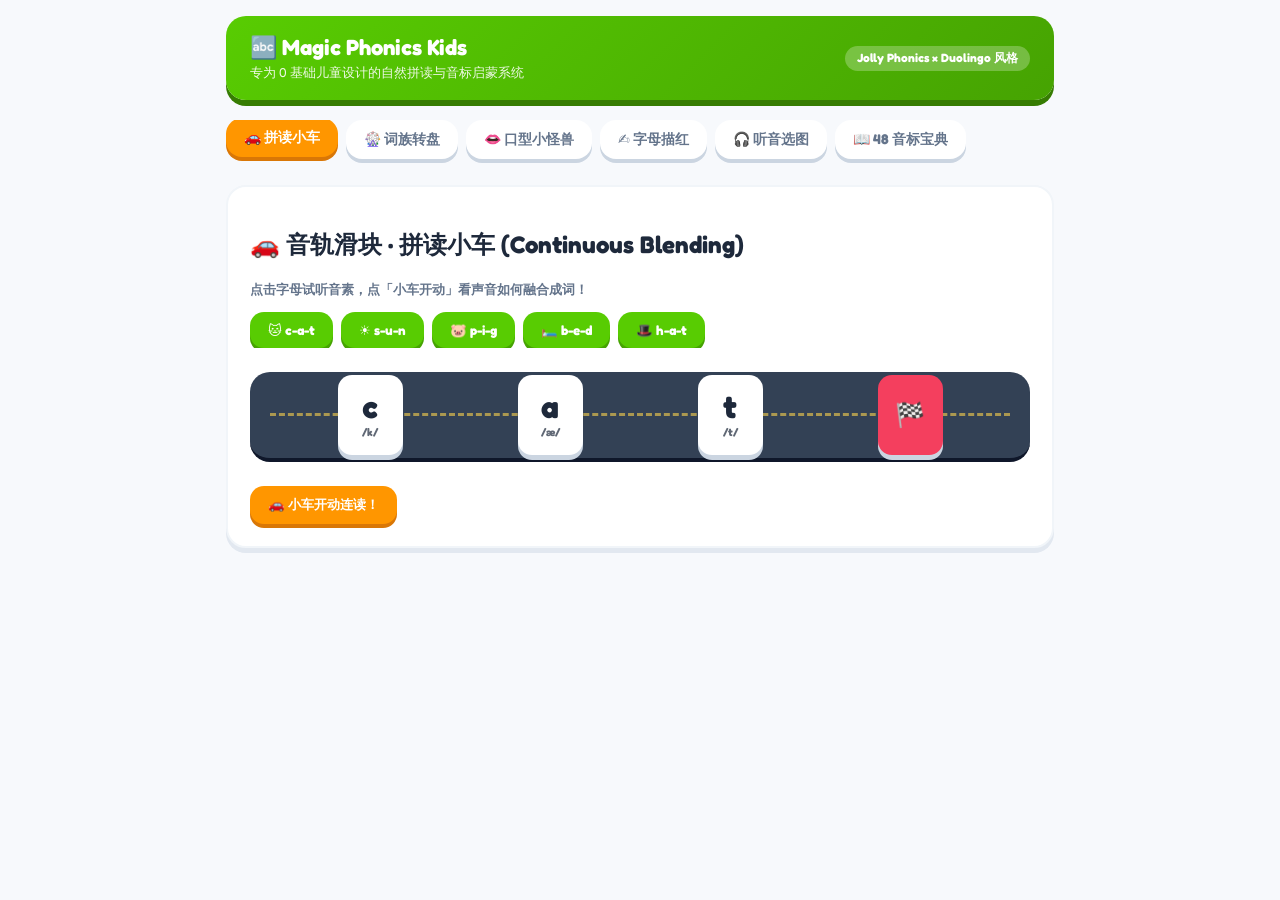
<file: public/standalone.html>
<!DOCTYPE html>
<html lang="zh-CN">
<head>
<meta charset="UTF-8">
<meta name="viewport" content="width=device-width, initial-scale=1.0">
<title>Magic Phonics Kids - 自然拼读与音标启蒙 (独立单文件版)</title>
<link rel="preconnect" href="https://fonts.googleapis.com">
<link rel="preconnect" href="https://fonts.gstatic.com" crossorigin>
<link href="https://fonts.googleapis.com/css2?family=Fredoka:wght@400;600;700&display=swap" rel="stylesheet">
<style>
  :root {
    --green: #58CC02; --green-dark: #46A302;
    --blue: #1CB0F6; --blue-dark: #1899D6;
    --purple: #CE82FF; --purple-dark: #A24FD0;
    --amber: #FF9600; --amber-dark: #D97706;
    --rose: #FF4B4B; --rose-dark: #E03535;
    --bg: #F7F9FC; --ink: #1E293B; --card: #FFFFFF;
    --radius: 20px;
    --shadow: 0 5px 0 #E2E8F0;
  }
  * { box-sizing: border-box; -webkit-tap-highlight-color: transparent; }
  body {
    margin: 0; padding: 16px; font-family: 'Fredoka', -apple-system, system-ui, sans-serif;
    background: var(--bg); color: var(--ink); max-width: 860px; margin: 0 auto;
    user-select: none;
  }
  header {
    background: linear-gradient(135deg, var(--green), var(--green-dark));
    color: white; padding: 18px 24px; border-radius: var(--radius);
    box-shadow: 0 6px 0 #367c02; margin-bottom: 20px;
    display: flex; align-items: center; justify-content: space-between; flex-wrap: wrap; gap: 12px;
  }
  header h1 { margin: 0; font-size: 22px; font-weight: 700; display: flex; align-items: center; gap: 8px; }
  header .tag { background: rgba(255,255,255,0.25); padding: 4px 12px; border-radius: 99px; font-size: 12px; font-weight: 700; }
  .nav-tabs {
    display: flex; gap: 8px; overflow-x: auto; padding-bottom: 8px; margin-bottom: 18px;
    scrollbar-width: none;
  }
  .nav-tabs::-webkit-scrollbar { display: none; }
  .tab-btn {
    border: none; border-radius: 16px; padding: 10px 18px; font-size: 14px; font-weight: 700;
    background: white; color: #64748B; box-shadow: 0 4px 0 #CBD5E1; cursor: pointer;
    display: flex; align-items: center; gap: 6px; white-space: nowrap; transition: 0.1s;
    font-family: inherit;
  }
  .tab-btn.active {
    background: var(--amber); color: white; box-shadow: 0 4px 0 var(--amber-dark);
    transform: translateY(-2px);
  }
  .tab-btn:active { transform: translateY(2px); box-shadow: 0 2px 0 #CBD5E1; }
  .card {
    background: var(--card); border-radius: var(--radius); padding: 22px; margin-bottom: 20px;
    box-shadow: var(--shadow); border: 2px solid #F1F5F9;
  }
  .btn-3d {
    font-family: inherit; font-weight: 700; border: none; border-radius: 14px; padding: 10px 18px;
    cursor: pointer; display: inline-flex; align-items: center; gap: 8px; transition: 0.08s;
  }
  .btn-3d:active { transform: translateY(3px) !important; }
  .btn-green { background: var(--green); color: white; box-shadow: 0 4px 0 var(--green-dark); }
  .btn-blue { background: var(--blue); color: white; box-shadow: 0 4px 0 var(--blue-dark); }
  .btn-purple { background: var(--purple); color: white; box-shadow: 0 4px 0 var(--purple-dark); }
  .btn-amber { background: var(--amber); color: white; box-shadow: 0 4px 0 var(--amber-dark); }
  /* Road / Track */
  .road {
    background: #334155; border-radius: 20px; height: 90px; position: relative;
    display: flex; align-items: center; justify-content: space-around; padding: 0 30px;
    margin: 24px 0; border-bottom: 4px solid #0F172A;
  }
  .road-line {
    position: absolute; left: 20px; right: 20px; height: 2px;
    border-top: 3px dashed #FCD34D; opacity: 0.6; pointer-events: none;
  }
  .sound-station {
    width: 65px; height: 80px; background: white; border-radius: 14px;
    display: flex; flex-direction: column; align-items: center; justify-content: center;
    box-shadow: 0 5px 0 #CBD5E1; z-index: 2; cursor: pointer; transition: 0.15s;
  }
  .sound-station.hit { background: var(--amber); color: white; box-shadow: 0 5px 0 var(--amber-dark); transform: scale(1.1); }
  .sound-station .letter { font-size: 32px; font-weight: 700; line-height: 1; }
  .sound-station .ipa { font-size: 11px; opacity: 0.7; font-weight: 700; margin-top: 2px; }
  /* Canvas tracing */
  .trace-box {
    display: flex; flex-direction: column; align-items: center; gap: 14px;
  }
  canvas {
    background: white; border: 4px dashed #93C5FD; border-radius: 20px;
    touch-action: none; cursor: crosshair; box-shadow: 0 6px 0 #DBEAFE;
  }
  /* Grid */
  .grid-letters {
    display: grid; grid-template-columns: repeat(auto-fill, minmax(110px, 1fr)); gap: 12px; margin-top: 14px;
  }
  .letter-card {
    background: white; border: 2px solid #E2E8F0; border-radius: 16px; padding: 14px;
    text-align: center; cursor: pointer; box-shadow: 0 4px 0 #E2E8F0; transition: 0.1s;
  }
  .letter-card:hover { border-color: var(--amber); }
  .letter-card.sel { border-color: var(--amber); background: #FFFBEB; box-shadow: 0 4px 0 var(--amber); transform: scale(1.03); }
  .letter-card .big { font-size: 34px; font-weight: 700; }
  .letter-card .em { font-size: 24px; margin: 4px 0; }
  .word-spinner {
    display: flex; align-items: center; justify-content: center; gap: 14px; margin: 20px 0; flex-wrap: wrap;
  }
  .slot-box {
    width: 90px; height: 90px; border-radius: 20px; display: flex; align-items: center; justify-content: center;
    font-size: 40px; font-weight: 700; color: white; box-shadow: 0 6px 0 rgba(0,0,0,0.15);
  }
  @media print {
    .nav-tabs, header, .btn-3d { display: none !important; }
    .card { box-shadow: none; border: 1px solid #999; break-inside: avoid; }
  }
</style>
</head>
<body>

<header>
  <div>
    <h1>🔤 Magic Phonics Kids</h1>
    <div style="font-size: 13px; opacity: 0.9; margin-top: 4px;">专为 0 基础儿童设计的自然拼读与音标启蒙系统</div>
  </div>
  <div class="tag">Jolly Phonics × Duolingo 风格</div>
</header>

<div class="nav-tabs">
  <button class="tab-btn active" onclick="switchTab('car')">🚗 拼读小车</button>
  <button class="tab-btn" onclick="switchTab('spinner')">🎡 词族转盘</button>
  <button class="tab-btn" onclick="switchTab('mouth')">👄 口型小怪兽</button>
  <button class="tab-btn" onclick="switchTab('trace')">✍️ 字母描红</button>
  <button class="tab-btn" onclick="switchTab('quiz')">🎧 听音选图</button>
  <button class="tab-btn" onclick="switchTab('vault')">📖 48 音标宝典</button>
</div>

<!-- MODULE 1: Continuous Blending Car -->
<div id="tab-car" class="card">
  <h2>🚗 音轨滑块 · 拼读小车 (Continuous Blending)</h2>
  <p style="color:#64748B; font-size:13px; font-weight:700;">点击字母试听音素，点「小车开动」看声音如何融合成词！</p>
  <div style="display:flex; gap:8px; margin-bottom:12px; overflow-x:auto;">
    <button class="btn-3d btn-green" onclick="setCarWord('cat','🐱',['c','a','t'],['k','a','t'])">🐱 c-a-t</button>
    <button class="btn-3d btn-green" onclick="setCarWord('sun','☀️',['s','u','n'],['s','u','n'])">☀️ s-u-n</button>
    <button class="btn-3d btn-green" onclick="setCarWord('pig','🐷',['p','i','g'],['p','i','g'])">🐷 p-i-g</button>
    <button class="btn-3d btn-green" onclick="setCarWord('bed','🛏️',['b','e','d'],['b','e','d'])">🛏️ b-e-d</button>
    <button class="btn-3d btn-green" onclick="setCarWord('hat','🎩',['h','a','t'],['h','a','t'])">🎩 h-a-t</button>
  </div>
  <div class="road">
    <div class="road-line"></div>
    <div id="st0" class="sound-station" onclick="playStation(0)"><span class="letter">c</span><span class="ipa">/k/</span></div>
    <div id="st1" class="sound-station" onclick="playStation(1)"><span class="letter">a</span><span class="ipa">/æ/</span></div>
    <div id="st2" class="sound-station" onclick="playStation(2)"><span class="letter">t</span><span class="ipa">/t/</span></div>
    <div id="stEnd" class="sound-station" style="background:#F43F5E; color:white;"><span style="font-size:24px;">🏁</span></div>
  </div>
  <div style="display:flex; justify-content:space-between; align-items:center;">
    <button class="btn-3d btn-amber" onclick="driveCar()">🚗 小车开动连读！</button>
    <div id="carResult" style="font-size:18px; font-weight:700; color:var(--green);"></div>
  </div>
</div>

<!-- MODULE 2: Word Family Spinner -->
<div id="tab-spinner" class="card" style="display:none;">
  <h2>🎡 词族转盘 · CVC 拼词 (Word Families)</h2>
  <p style="color:#64748B; font-size:13px; font-weight:700;">旋转首字母，组合出同一词族的所有单词！</p>
  <div class="word-spinner">
    <div class="slot-box" style="background:var(--amber);" id="spinOnset">c</div>
    <div style="font-size:24px; font-weight:700; color:#94A3B8;">➕</div>
    <div class="slot-box" style="background:var(--blue);" id="spinRime">-at</div>
    <div style="font-size:24px; font-weight:700; color:#94A3B8;">➔</div>
    <div class="slot-box" style="background:var(--green);" id="spinResult">cat 🐱</div>
  </div>
  <div style="text-align:center;">
    <button class="btn-3d btn-purple" onclick="spinWheel()">🎲 转动首字母！</button>
  </div>
</div>

<!-- MODULE 3: Mouth Shape -->
<div id="tab-mouth" class="card" style="display:none;">
  <h2>👄 口型小怪兽 · 易混音对比</h2>
  <p style="color:#64748B; font-size:13px; font-weight:700;">三指宽还是两指宽？摸摸下巴、看口型！</p>
  <div style="display:grid; grid-template-columns:1fr 1fr; gap:16px; margin-top:14px;">
    <div style="background:#FEF3C7; padding:16px; border-radius:18px; text-align:center;">
      <div style="font-size:44px;">🍎</div>
      <h3 style="margin:4px 0;">/æ/ 大嘴苹果音</h3>
      <p style="font-size:12px; font-weight:700; color:#92400E;">三指宽！大张嘴，下巴用力下沉！</p>
      <button class="btn-3d btn-amber" onclick="speak('apple')">🔊 听例词: cat, bat</button>
    </div>
    <div style="background:#DCFCE7; padding:16px; border-radius:18px; text-align:center;">
      <div style="font-size:44px;">🥚</div>
      <h3 style="margin:4px 0;">/e/ 微笑小蛋音</h3>
      <p style="font-size:12px; font-weight:700; color:#166534;">两指宽！嘴角自然微笑拉开！</p>
      <button class="btn-3d btn-green" onclick="speak('egg')">🔊 听例词: bed, pen</button>
    </div>
  </div>
</div>

<!-- MODULE 4: Tracing -->
<div id="tab-trace" class="card" style="display:none;">
  <h2>✍️ 字母及组合笔顺描红</h2>
  <p style="color:#64748B; font-size:13px; font-weight:700;">用手指或鼠标，在浅色虚线内写出漂亮字母！</p>
  <div class="trace-box">
    <canvas id="paintCanvas" width="300" height="200"></canvas>
    <div style="display:flex; gap:10px;">
      <button class="btn-3d btn-blue" onclick="clearCanvas()">🧽 清除重写</button>
      <button class="btn-3d btn-amber" onclick="speakTraceLetter()">🔊 听字母发音</button>
      <button class="btn-3d btn-green" onclick="nextTraceLetter()">➔ 换个字母</button>
    </div>
  </div>
</div>

<!-- MODULE 5: Quiz -->
<div id="tab-quiz" class="card" style="display:none;">
  <h2>🎧 听音选图 · 小小神耳朵</h2>
  <p style="color:#64748B; font-size:13px; font-weight:700;">点大喇叭听声音，选出对应的可爱卡片！</p>
  <div style="text-align:center; margin:16px 0;">
    <button class="btn-3d btn-green" style="font-size:22px; padding:16px 28px; border-radius:24px;" onclick="playQuizSound()">🔊 听一听</button>
  </div>
  <div id="quizOptions" style="display:grid; grid-template-columns:1fr 1fr; gap:14px; max-width:400px; margin:0 auto;"></div>
  <div id="quizFb" style="text-align:center; font-size:18px; font-weight:700; margin-top:14px; min-height:24px;"></div>
</div>

<!-- MODULE 6: 48 IPA Vault -->
<div id="tab-vault" class="card" style="display:none;">
  <div style="display:flex; justify-content:space-between; align-items:center;">
    <h2>📖 48 国际音标 × 自拼全景宝典</h2>
    <button class="btn-3d" style="background:#334155; color:white;" onclick="window.print()">🖨️ 打印练习卡</button>
  </div>
  <p style="color:#64748B; font-size:13px; font-weight:700;">双线对应：黄色是眼睛看到的字母组合，灰色是耳朵听到的音标符号。</p>
  <div class="grid-letters" id="vaultGrid"></div>
</div>

<script>
/* ================= AUDIO SYNTHESIS & TTS ================= */
let audioCtx = null;
function getCtx() {
  if (!audioCtx) audioCtx = new (window.AudioContext || window.webkitAudioContext)();
  if (audioCtx.state === 'suspended') audioCtx.resume();
  return audioCtx;
}
function playTone(freq, dur = 0.2, type = 'sine') {
  try {
    const ctx = getCtx();
    const osc = ctx.createOscillator();
    const g = ctx.createGain();
    osc.type = type; osc.frequency.value = freq;
    g.gain.setValueAtTime(0.25, ctx.currentTime);
    g.gain.exponentialRampToValueAtTime(0.01, ctx.currentTime + dur);
    osc.connect(g); g.connect(ctx.destination);
    osc.start(); osc.stop(ctx.currentTime + dur);
  } catch(e){}
}
function playDing() {
  const ctx = getCtx();
  [523, 659, 783, 1046].forEach((f, i) => setTimeout(() => playTone(f, 0.3), i * 80));
}
function speak(txt, rate = 0.85) {
  if (!('speechSynthesis' in window)) return;
  try {
    window.speechSynthesis.cancel();
    const u = new SpeechSynthesisUtterance(txt);
    u.lang = 'en-US'; u.rate = rate;
    window.speechSynthesis.speak(u);
  } catch(e){}
}

/* ================= TABS ================= */
function switchTab(tabId) {
  document.querySelectorAll('.tab-btn').forEach(b => b.classList.remove('active'));
  event.currentTarget.classList.add('active');
  ['car','spinner','mouth','trace','quiz','vault'].forEach(id => {
    document.getElementById('tab-' + id).style.display = (id === tabId) ? 'block' : 'none';
  });
  if (tabId === 'trace') initCanvas();
  if (tabId === 'quiz') newQuiz();
  if (tabId === 'vault') initVault();
}

/* ================= BLENDING CAR ================= */
let curLetters = ['c','a','t'];
let curPhonemes = ['k','a','t'];
let curWordName = 'cat';
let curEmoji = '🐱';
function setCarWord(w, em, lets, phs) {
  curWordName = w; curEmoji = em; curLetters = lets; curPhonemes = phs;
  document.getElementById('st0').querySelector('.letter').textContent = lets[0];
  document.getElementById('st1').querySelector('.letter').textContent = lets[1];
  document.getElementById('st2').querySelector('.letter').textContent = lets[2];
  document.getElementById('carResult').textContent = '';
  speak(w);
}
function playStation(idx) {
  document.querySelectorAll('.sound-station').forEach(s => s.classList.remove('hit'));
  const el = document.getElementById('st' + idx);
  if (el) el.classList.add('hit');
  playTone(idx === 0 ? 400 : idx === 1 ? 550 : 700, 0.15);
  speak(curPhonemes[idx]);
}
function driveCar() {
  document.getElementById('carResult').textContent = '拼读中...';
  playStation(0);
  setTimeout(() => playStation(1), 500);
  setTimeout(() => playStation(2), 1000);
  setTimeout(() => {
    document.getElementById('stEnd').classList.add('hit');
    playDing();
    speak(curWordName);
    document.getElementById('carResult').textContent = '🎉 ' + curWordName.toUpperCase() + ' ' + curEmoji;
  }, 1500);
}

/* ================= WORD SPINNER ================= */
const onsets = ['c','b','h','m','p','s','r'];
const meanings = { 'cat':'猫咪🐱', 'bat':'蝙蝠/球棒🦇', 'hat':'帽子🎩', 'mat':'垫子🧘', 'pat':'拍拍🫳', 'sat':'坐下🪑', 'rat':'老鼠🐀' };
let spinIdx = 0;
function spinWheel() {
  spinIdx = (spinIdx + 1) % onsets.length;
  const o = onsets[spinIdx];
  const w = o + 'at';
  document.getElementById('spinOnset').textContent = o;
  document.getElementById('spinResult').textContent = w + ' ' + (meanings[w]||'');
  playTone(800, 0.1);
  setTimeout(() => { playDing(); speak(w); }, 200);
}

/* ================= TRACING ================= */
const traceLetters = ['a', 's', 't', 'p', 'i', 'n', 'ee', 'sh'];
let curTraceIdx = 0;
function initCanvas() {
  const c = document.getElementById('paintCanvas');
  const ctx = c.getContext('2d');
  ctx.clearRect(0, 0, c.width, c.height);
  ctx.font = 'bold 110px Fredoka, sans-serif';
  ctx.fillStyle = '#E2E8F0'; ctx.textAlign = 'center'; ctx.textBaseline = 'middle';
  ctx.fillText(traceLetters[curTraceIdx], c.width/2, c.height/2);
}
let painting = false;
const cv = document.getElementById('paintCanvas');
cv.addEventListener('pointerdown', e => { painting = true; drawPoint(e); });
cv.addEventListener('pointermove', e => { if (painting) drawPoint(e); });
window.addEventListener('pointerup', () => painting = false);
function drawPoint(e) {
  const r = cv.getBoundingClientRect();
  const x = (e.clientX - r.left) * (cv.width / r.width);
  const y = (e.clientY - r.top) * (cv.height / r.height);
  const ctx = cv.getContext('2d');
  ctx.fillStyle = '#1CB0F6'; ctx.beginPath(); ctx.arc(x, y, 7, 0, Math.PI * 2); ctx.fill();
}
function clearCanvas() { initCanvas(); }
function nextTraceLetter() { curTraceIdx = (curTraceIdx + 1) % traceLetters.length; initCanvas(); speakTraceLetter(); }
function speakTraceLetter() { speak(traceLetters[curTraceIdx]); }

/* ================= QUIZ ================= */
const quizData = [
  { target: 'cat', emoji: '🐱', choices: [['cat','🐱'],['dog','🐶']] },
  { target: 'sun', emoji: '☀️', choices: [['sun','☀️'],['pig','🐷']] },
  { target: 'bed', emoji: '🛏️', choices: [['bed','🛏️'],['cup','🥤']] },
  { target: 'apple', emoji: '🍎', choices: [['apple','🍎'],['fish','🐟']] }
];
let curQ = null;
function newQuiz() {
  curQ = quizData[Math.floor(Math.random() * quizData.length)];
  document.getElementById('quizFb').textContent = '';
  const box = document.getElementById('quizOptions'); box.innerHTML = '';
  curQ.choices.sort(() => 0.5 - Math.random()).forEach(c => {
    const btn = document.createElement('button');
    btn.className = 'btn-3d'; btn.style.background = 'white'; btn.style.border = '2px solid #E2E8F0';
    btn.style.boxShadow = '0 4px 0 #CBD5E1'; btn.style.padding = '18px'; btn.style.borderRadius = '20px';
    btn.style.fontSize = '36px'; btn.style.flexDirection = 'column';
    btn.innerHTML = '<span>' + c[1] + '</span><span style="font-size:16px; font-weight:700; margin-top:6px;">' + c[0] + '</span>';
    btn.onclick = () => {
      if (c[0] === curQ.target) {
        btn.style.background = '#DCFCE7'; btn.style.borderColor = 'var(--green)';
        playDing(); speak(curQ.target);
        document.getElementById('quizFb').textContent = '🎉 太棒啦！完全正确！';
        setTimeout(newQuiz, 1500);
      } else {
        btn.style.background = '#FEE2E2'; btn.style.borderColor = 'var(--rose)';
        playTone(180, 0.25, 'triangle');
        document.getElementById('quizFb').textContent = '再听一遍试试看哦～';
      }
    };
    box.appendChild(btn);
  });
  speak(curQ.target);
}
function playQuizSound() { if (curQ) speak(curQ.target); }

/* ================= VAULT ================= */
const vaultData = [
  { s: '/i:/', g: 'ee, ea', w: 'tree 🌳' }, { s: '/ɪ/', g: 'i, y', w: 'pig 🐷' },
  { s: '/e/', g: 'e, ea', w: 'egg 🥚' }, { s: '/æ/', g: 'a', w: 'apple 🍎' },
  { s: '/ɒ/', g: 'o', w: 'dog 🐶' }, { s: '/ʌ/', g: 'u, o', w: 'cup 🥤' },
  { s: '/s/', g: 's, ss', w: 'sun ☀️' }, { s: '/t/', g: 't', w: 'ten 🔟' },
  { s: '/p/', g: 'p', w: 'pen 🖊️' }, { s: '/k/', g: 'c, k', w: 'cat 🐱' },
  { s: '/ʃ/', g: 'sh', w: 'ship 🚢' }, { s: '/tʃ/', g: 'ch', w: 'chair 🪑' }
];
function initVault() {
  const g = document.getElementById('vaultGrid'); g.innerHTML = '';
  vaultData.forEach(d => {
    const el = document.createElement('div'); el.className = 'letter-card';
    el.innerHTML = '<div class="big">' + d.s + '</div><div style="font-size:12px; color:var(--amber); font-weight:700;">' + d.g + '</div><div style="font-size:13px; font-weight:700; margin-top:4px;">' + d.w + '</div>';
    el.onclick = () => speak(d.w.split(' ')[0]);
    g.appendChild(el);
  });
}
initCanvas();
</script>
</body>
</html>
</file>
